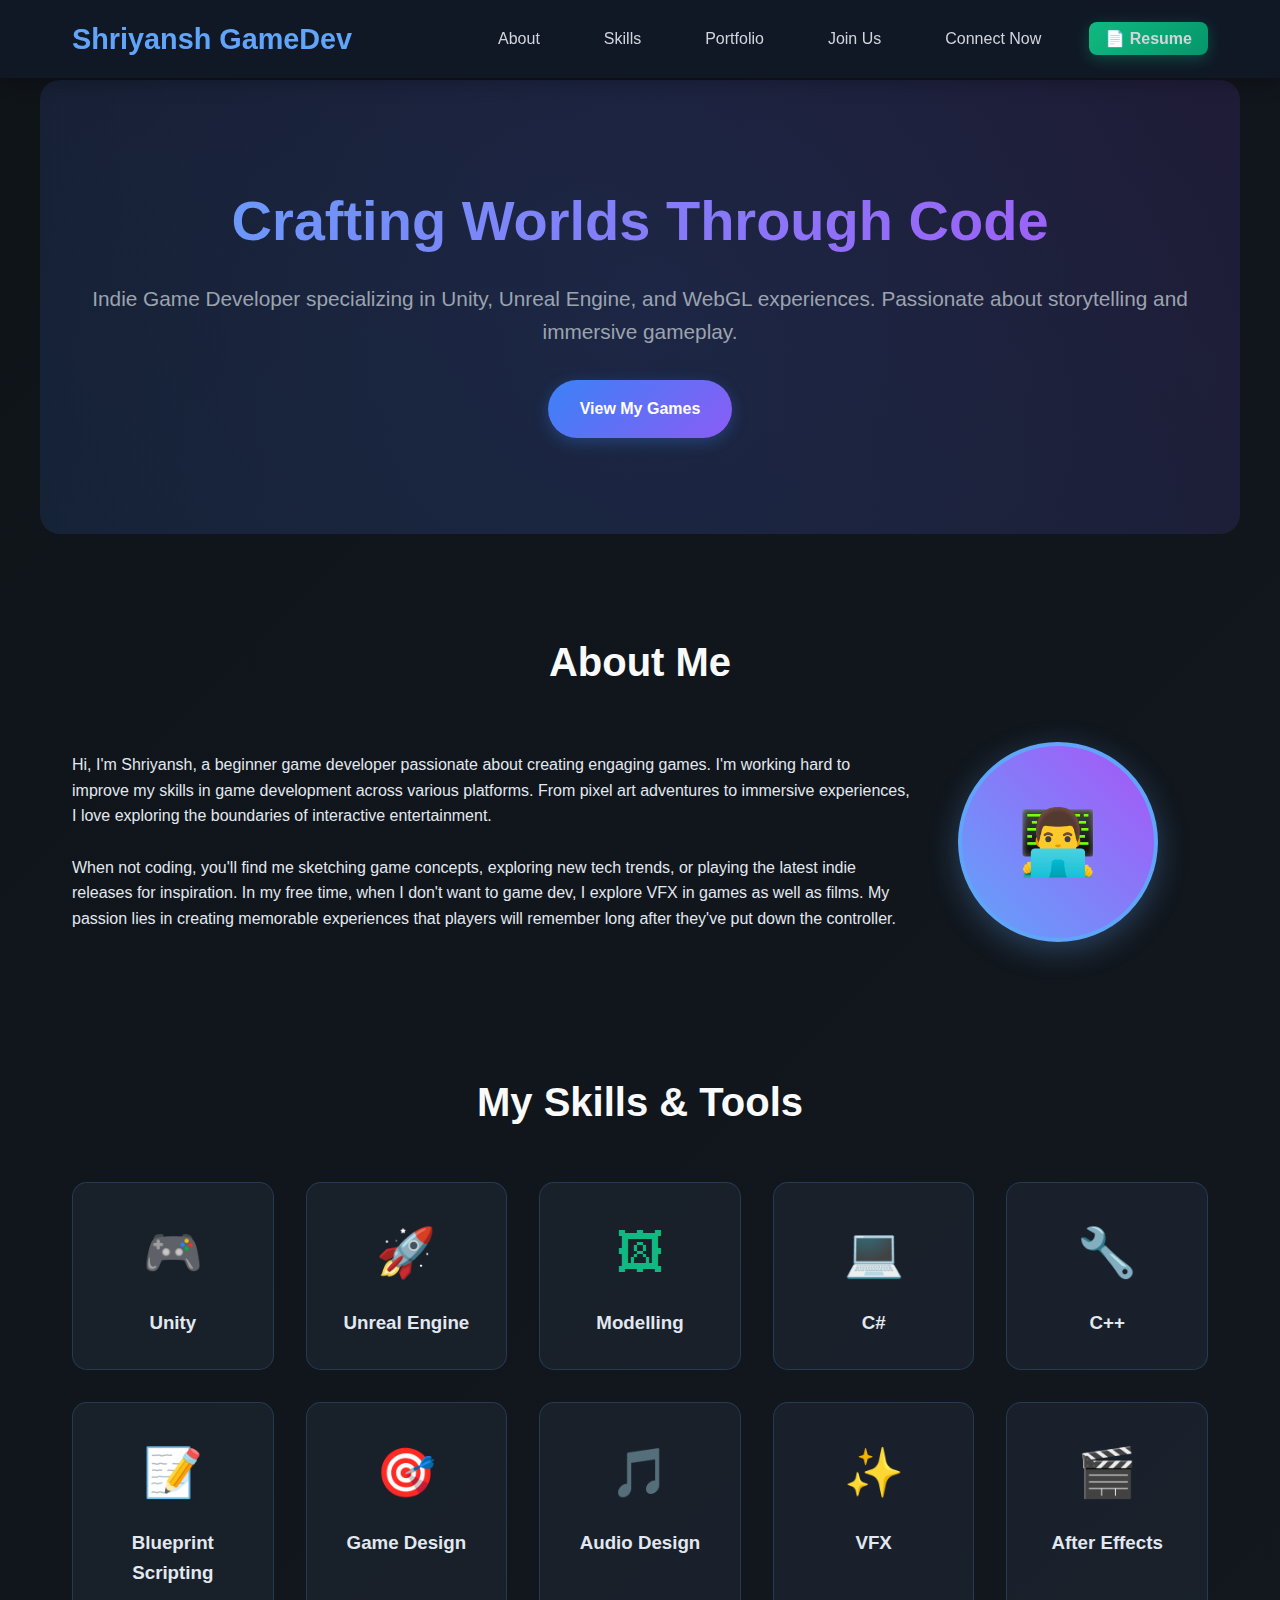
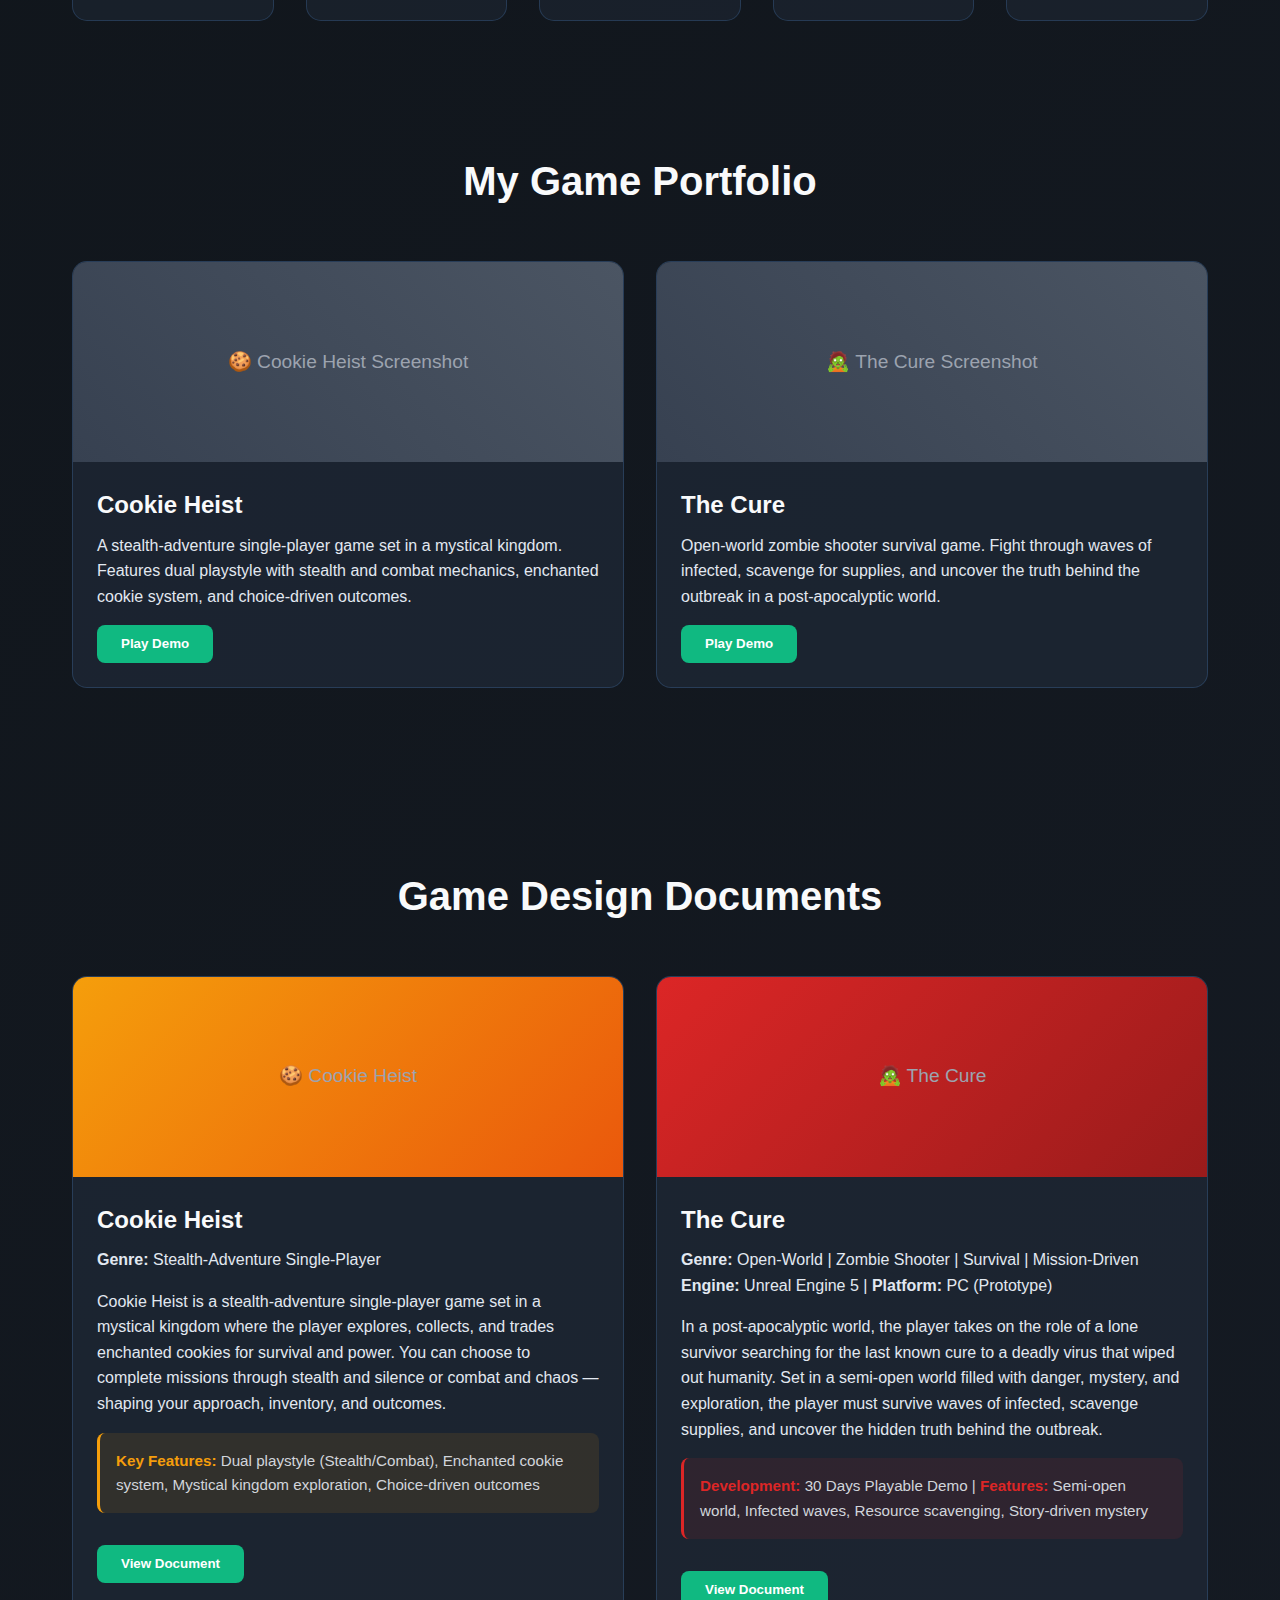
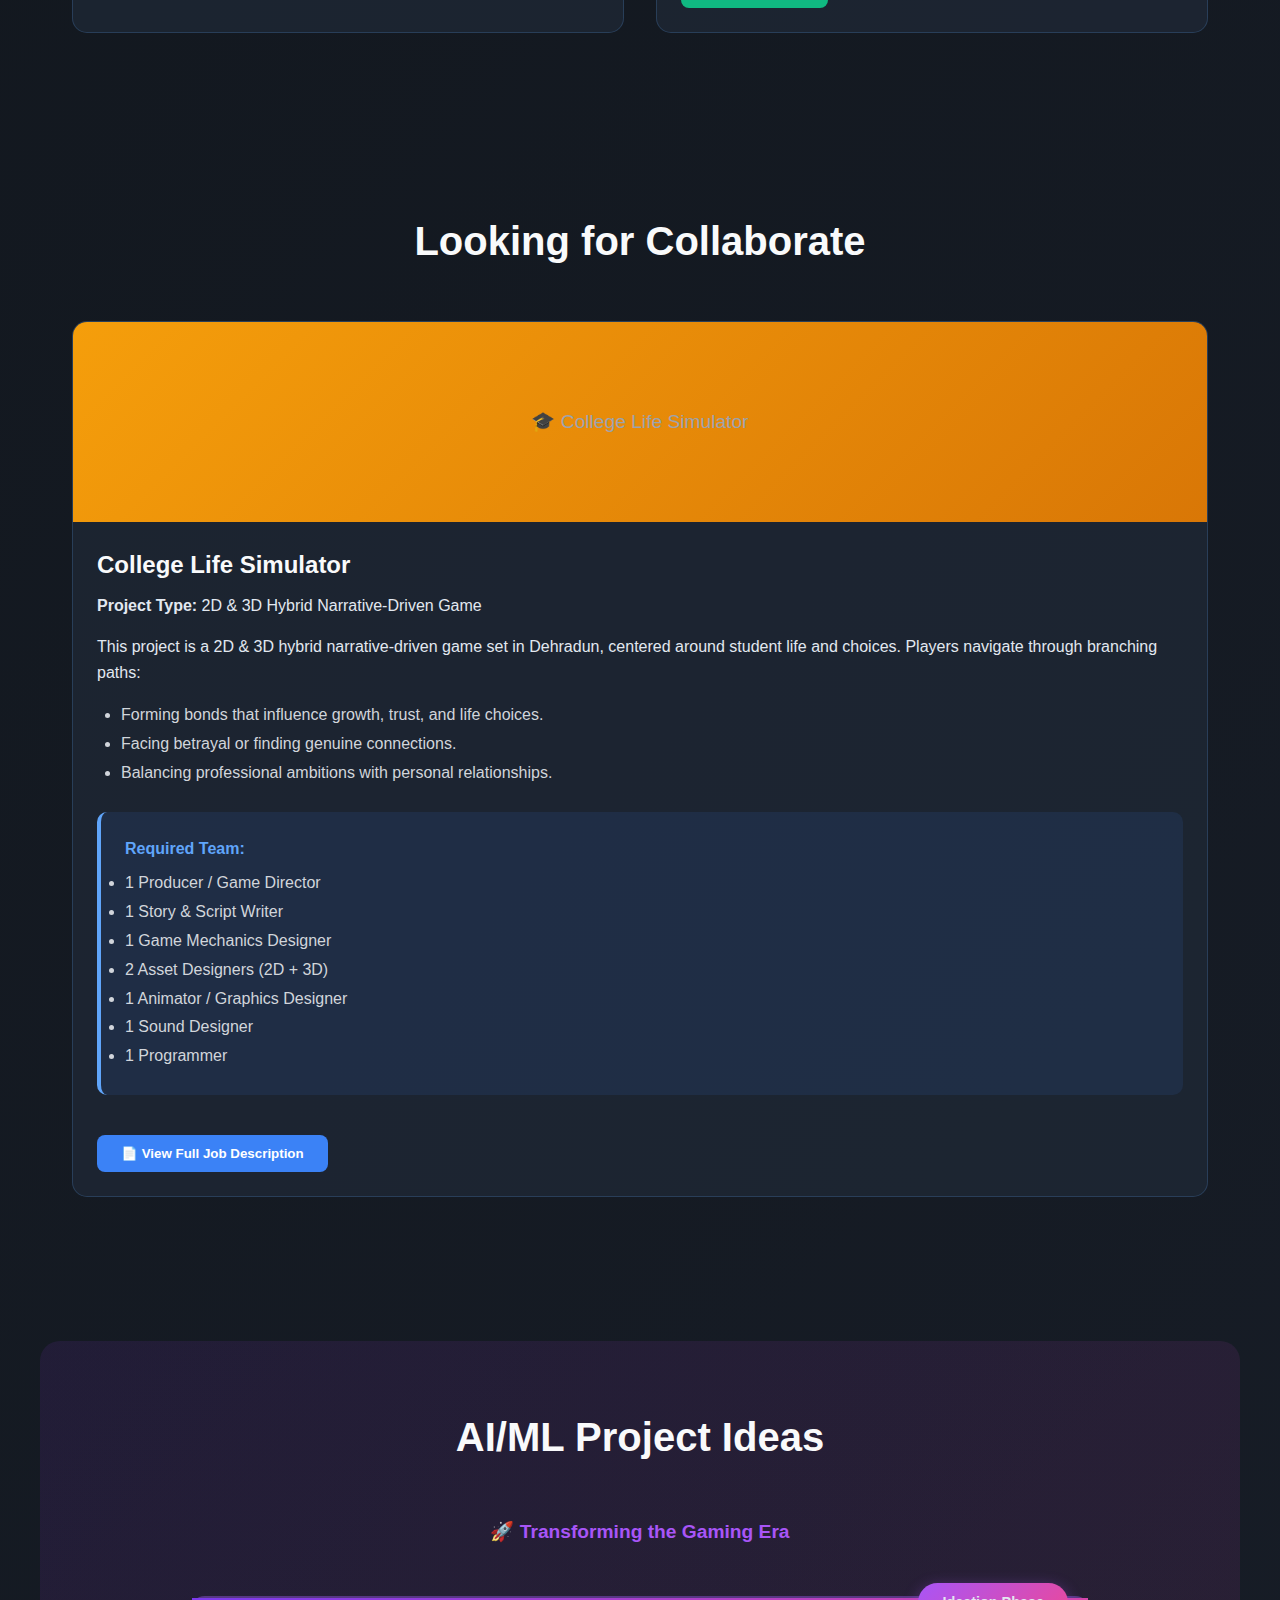
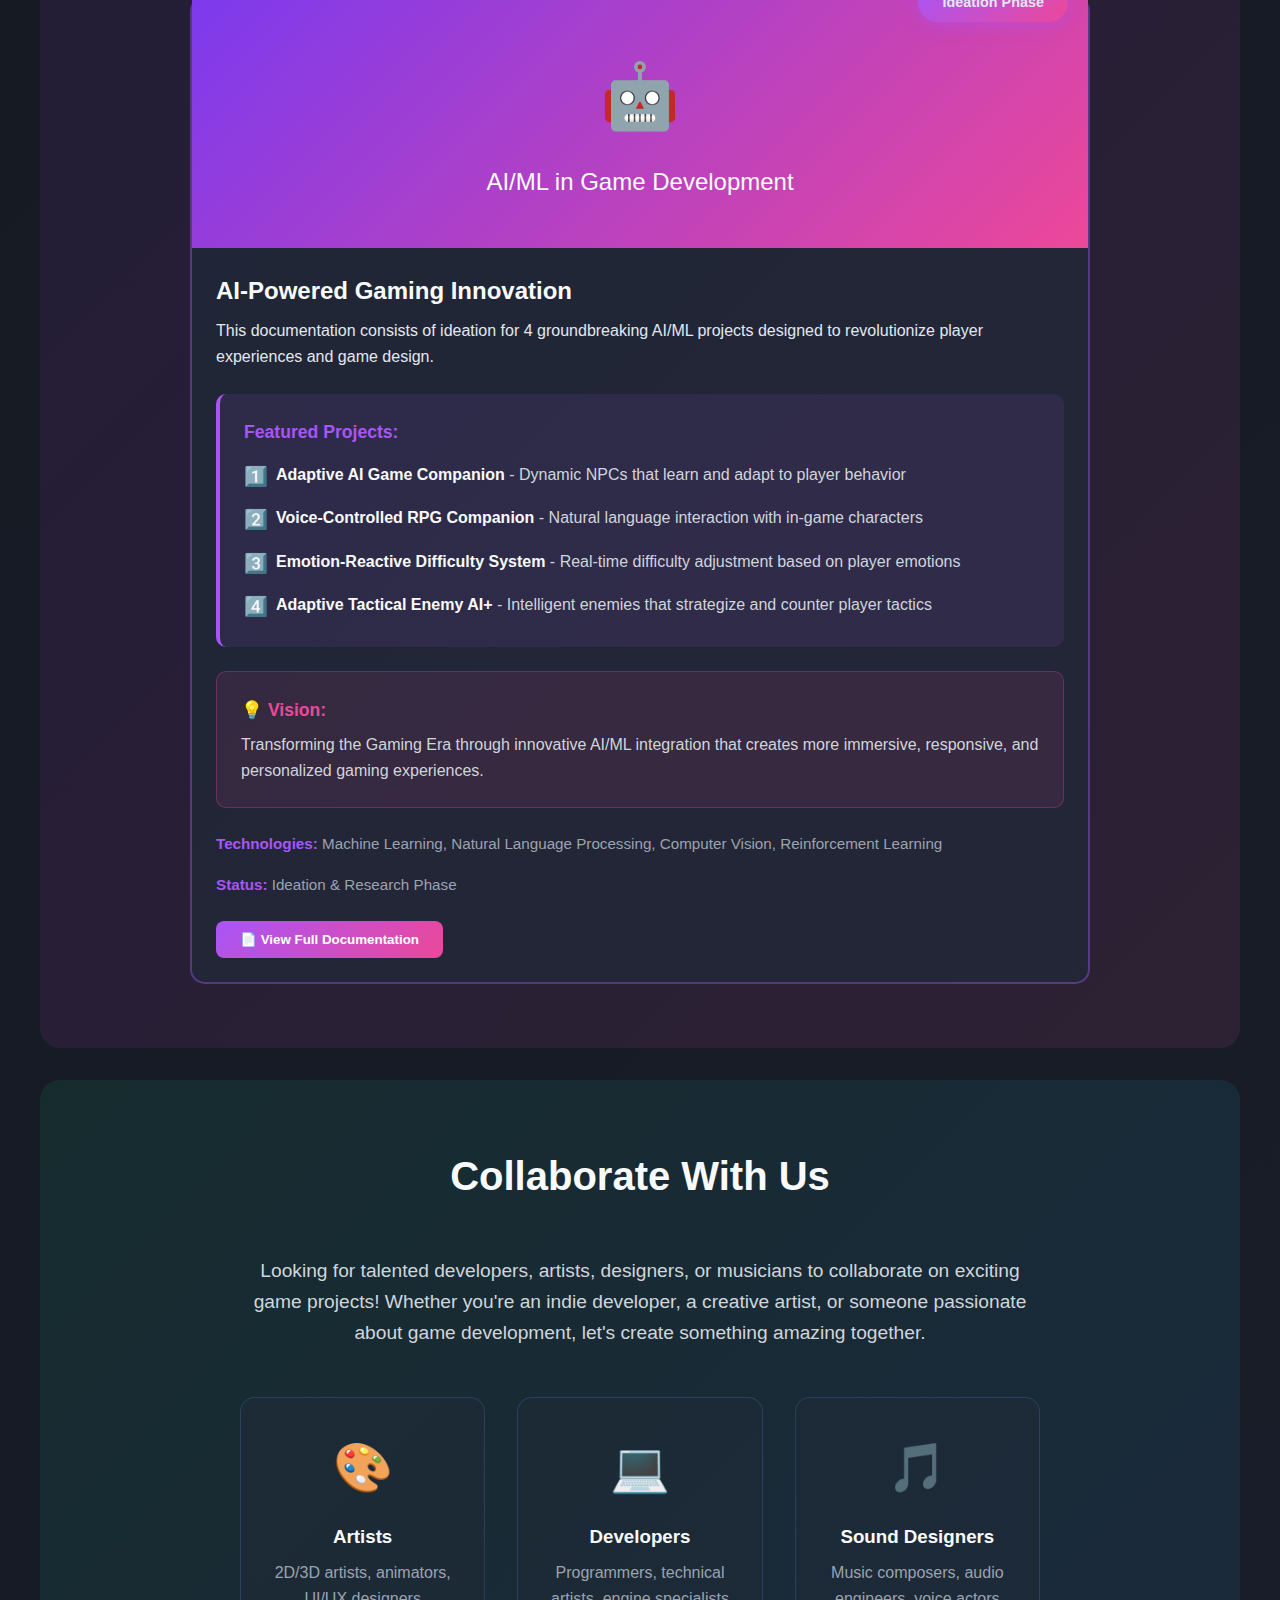
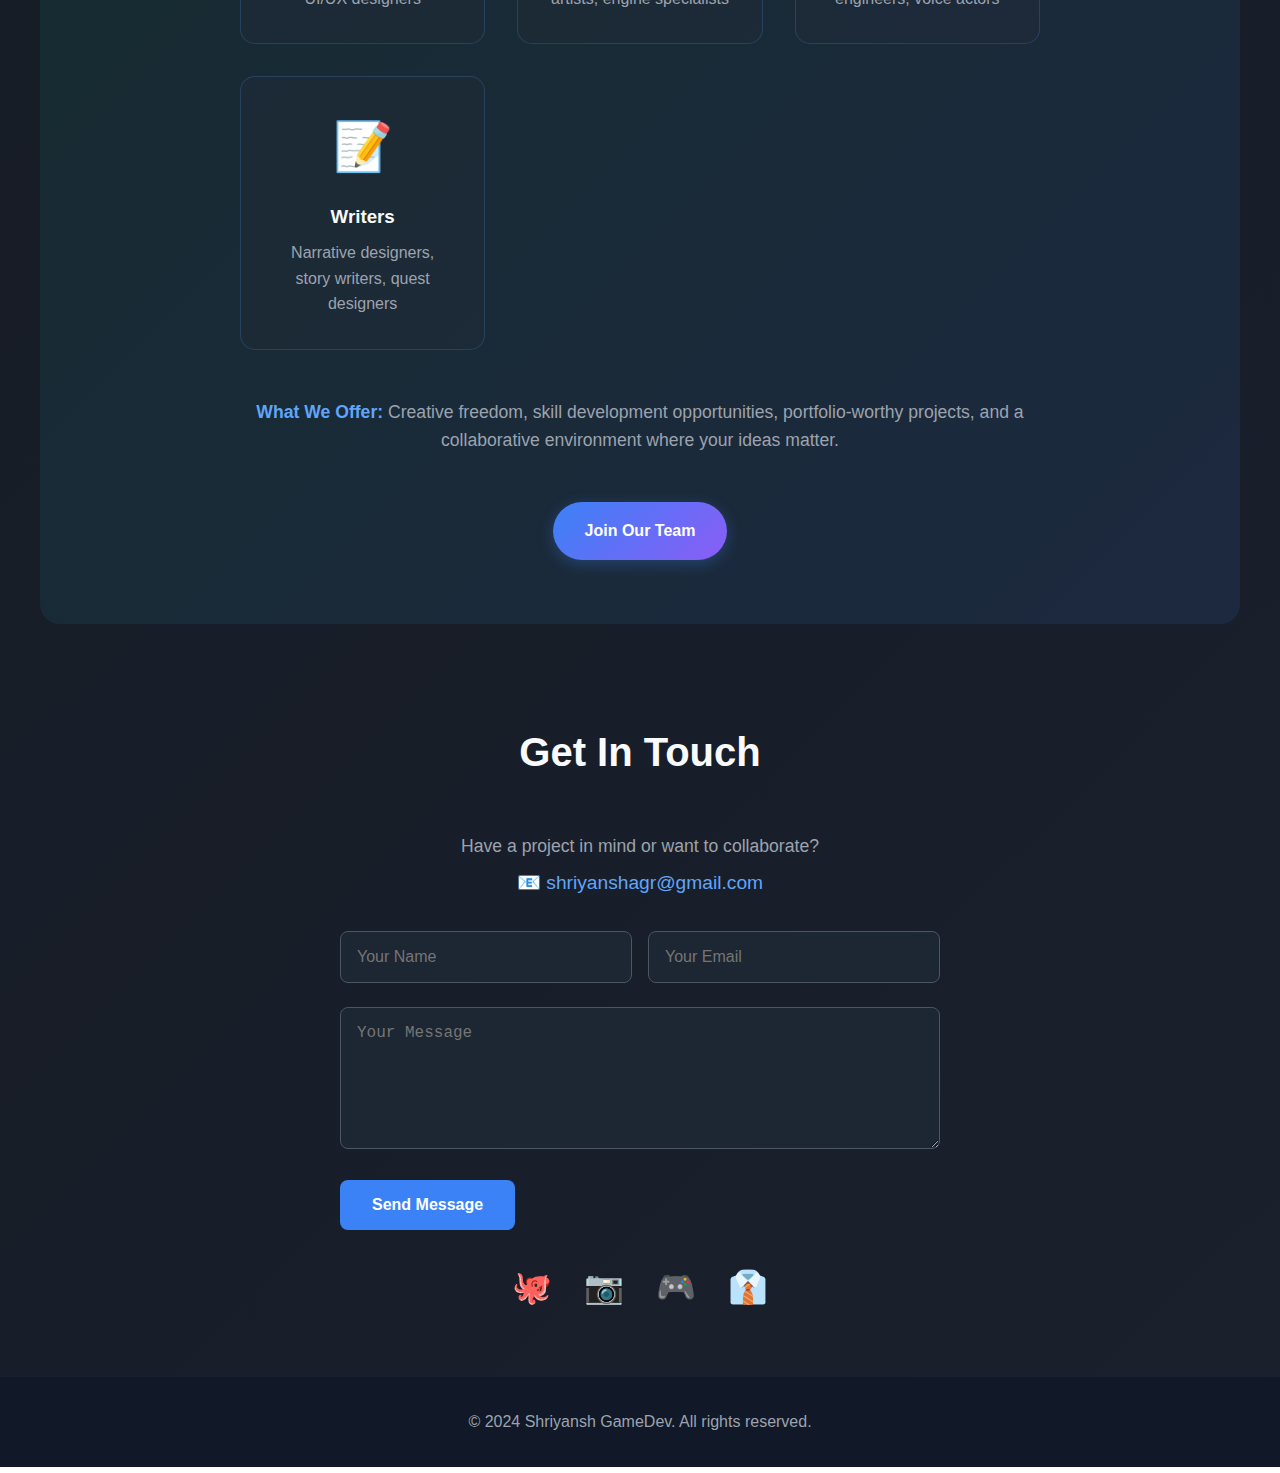
<file: index.html>
<!DOCTYPE html>
<html lang="en">

<head>
    <meta charset="UTF-8">
    <meta name="viewport" content="width=device-width, initial-scale=1.0">
    <title>Game Developer Portfolio</title>
    <style>
        * {
            margin: 0;
            padding: 0;
            box-sizing: border-box;
        }

        body {
            font-family: Arial, sans-serif;
            background: linear-gradient(135deg, #0f1419, #1a202c);
            color: #e2e8f0;
            line-height: 1.6;
            overflow-x: hidden;
        }

        header {
            background: rgba(17, 24, 39, 0.95);
            backdrop-filter: blur(10px);
            position: fixed;
            top: 0;
            width: 100%;
            z-index: 1000;
            padding: 1rem 0;
            box-shadow: 0 2px 20px rgba(0, 0, 0, 0.3);
        }

        nav {
            max-width: 1200px;
            margin: 0 auto;
            display: flex;
            justify-content: space-between;
            align-items: center;
            padding: 0 2rem;
        }

        .logo {
            font-size: 1.8rem;
            font-weight: bold;
            color: #60a5fa;
            text-decoration: none;
        }

        .nav-links {
            display: flex;
            list-style: none;
            gap: 2rem;
            align-items: center;
        }

        .nav-links a {
            color: #d1d5db;
            text-decoration: none;
            transition: color 0.3s ease;
            padding: 0.5rem 1rem;
            border-radius: 8px;
        }

        .nav-links a:hover {
            color: #60a5fa;
            background: rgba(96, 165, 250, 0.1);
        }

        .resume-btn {
            background: linear-gradient(135deg, #10b981, #059669);
            color: white;
            padding: 0.7rem 1.5rem;
            border-radius: 25px;
            text-decoration: none;
            font-weight: bold;
            transition: all 0.3s ease;
            box-shadow: 0 4px 15px rgba(16, 185, 129, 0.3);
        }

        .resume-btn:hover {
            background: linear-gradient(135deg, #059669, #047857);
            transform: translateY(-2px);
            box-shadow: 0 6px 20px rgba(16, 185, 129, 0.4);
        }

        .mobile-toggle {
            display: none;
            background: none;
            border: none;
            color: #d1d5db;
            font-size: 1.5rem;
            cursor: pointer;
        }

        main {
            margin-top: 80px;
        }

        section {
            padding: 4rem 2rem;
            max-width: 1200px;
            margin: 0 auto;
        }

        .hero {
            text-align: center;
            padding: 6rem 2rem;
            background: linear-gradient(45deg, rgba(59, 130, 246, 0.1), rgba(147, 51, 234, 0.1));
            border-radius: 20px;
            margin: 2rem auto;
            position: relative;
            overflow: hidden;
        }

        .hero::before {
            content: '';
            position: absolute;
            top: -50%;
            left: -50%;
            width: 200%;
            height: 200%;
            background: radial-gradient(circle, rgba(59, 130, 246, 0.1) 0%, transparent 70%);
            animation: rotate 20s linear infinite;
        }

        @keyframes rotate {
            from {
                transform: rotate(0deg);
            }

            to {
                transform: rotate(360deg);
            }
        }

        .hero-content {
            position: relative;
            z-index: 1;
        }

        .hero h1 {
            font-size: 3.5rem;
            margin-bottom: 1rem;
            background: linear-gradient(135deg, #60a5fa, #a855f7);
            -webkit-background-clip: text;
            -webkit-text-fill-color: transparent;
            background-clip: text;
        }

        .hero p {
            font-size: 1.3rem;
            margin-bottom: 2rem;
            color: #9ca3af;
        }

        .cta-btn {
            background: linear-gradient(135deg, #3b82f6, #8b5cf6);
            color: white;
            padding: 1rem 2rem;
            border-radius: 30px;
            text-decoration: none;
            font-weight: bold;
            display: inline-block;
            transition: all 0.3s ease;
            box-shadow: 0 4px 15px rgba(59, 130, 246, 0.3);
        }

        .cta-btn:hover {
            transform: translateY(-3px);
            box-shadow: 0 6px 25px rgba(59, 130, 246, 0.4);
        }

        .section-title {
            font-size: 2.5rem;
            text-align: center;
            margin-bottom: 3rem;
            color: #f9fafb;
        }

        .about-content {
            display: flex;
            align-items: center;
            gap: 3rem;
            flex-wrap: wrap;
        }

        .about-text {
            flex: 1;
            min-width: 300px;
        }

        .about-image {
            flex: 0 0 250px;
            text-align: center;
        }

        .profile-img {
            width: 200px;
            height: 200px;
            border-radius: 50%;
            object-fit: cover;
            border: 4px solid #60a5fa;
            box-shadow: 0 8px 30px rgba(96, 165, 250, 0.3);
        }

        .skills-grid {
            display: grid;
            grid-template-columns: repeat(auto-fit, minmax(200px, 1fr));
            gap: 2rem;
            margin-top: 2rem;
        }

        .skill-card {
            background: rgba(31, 41, 55, 0.5);
            padding: 2rem;
            border-radius: 15px;
            text-align: center;
            transition: transform 0.3s ease;
            border: 1px solid rgba(96, 165, 250, 0.2);
        }

        .skill-card:hover {
            transform: translateY(-10px);
            border-color: rgba(96, 165, 250, 0.5);
        }

        .skill-icon {
            font-size: 3rem;
            margin-bottom: 1rem;
        }

        .projects-grid {
            display: grid;
            grid-template-columns: repeat(auto-fit, minmax(350px, 1fr));
            gap: 2rem;
            margin-bottom: 3rem;
        }

        .project-card {
            background: rgba(31, 41, 55, 0.7);
            border-radius: 15px;
            overflow: hidden;
            transition: transform 0.3s ease;
            border: 1px solid rgba(96, 165, 250, 0.2);
        }

        .project-card:hover {
            transform: translateY(-10px);
            border-color: rgba(96, 165, 250, 0.5);
        }

        .project-img {
            width: 100%;
            height: 200px;
            background: linear-gradient(45deg, #374151, #4b5563);
            display: flex;
            align-items: center;
            justify-content: center;
            color: #9ca3af;
            font-size: 1.2rem;
        }

        .project-content {
            padding: 1.5rem;
        }

        .project-title {
            font-size: 1.5rem;
            margin-bottom: 0.5rem;
            color: #f9fafb;
        }

        .demo-btn {
            background: #10b981;
            color: white;
            padding: 0.7rem 1.5rem;
            border: none;
            border-radius: 8px;
            cursor: pointer;
            font-weight: bold;
            margin-top: 1rem;
            transition: background 0.3s ease;
        }

        .demo-btn:hover {
            background: #059669;
        }

        .contact-form {
            max-width: 600px;
            margin: 0 auto;
        }

        .form-group {
            margin-bottom: 1.5rem;
        }

        .form-row {
            display: grid;
            grid-template-columns: 1fr 1fr;
            gap: 1rem;
        }

        input,
        textarea {
            width: 100%;
            padding: 1rem;
            background: rgba(31, 41, 55, 0.7);
            border: 1px solid #4b5563;
            border-radius: 8px;
            color: #f9fafb;
            font-size: 1rem;
        }

        input:focus,
        textarea:focus {
            outline: none;
            border-color: #60a5fa;
            box-shadow: 0 0 0 3px rgba(96, 165, 250, 0.1);
        }

        .submit-btn {
            background: #3b82f6;
            color: white;
            padding: 1rem 2rem;
            border: none;
            border-radius: 8px;
            cursor: pointer;
            font-size: 1rem;
            font-weight: bold;
            transition: background 0.3s ease;
        }

        .submit-btn:hover {
            background: #2563eb;
        }

        .social-links {
            display: flex;
            justify-content: center;
            gap: 2rem;
            margin-top: 2rem;
        }

        .social-link {
            color: #60a5fa;
            font-size: 2rem;
            transition: color 0.3s ease;
            text-decoration: none;
        }

        .social-link:hover {
            color: #93c5fd;
        }

        footer {
            background: #111827;
            text-align: center;
            padding: 2rem;
            color: #9ca3af;
        }

        @media (max-width: 768px) {
            .nav-links {
                display: none;
                position: absolute;
                top: 100%;
                left: 0;
                width: 100%;
                background: rgba(17, 24, 39, 0.98);
                flex-direction: column;
                padding: 2rem;
                gap: 1rem;
            }

            .nav-links.active {
                display: flex;
            }

            .mobile-toggle {
                display: block;
            }

            .hero h1 {
                font-size: 2.5rem;
            }

            .about-content {
                flex-direction: column;
                text-align: center;
            }

            .form-row {
                grid-template-columns: 1fr;
            }

            .projects-grid {
                grid-template-columns: 1fr;
            }

            .skills-grid {
                grid-template-columns: repeat(2, 1fr);
            }
        }
    </style>
</head>

<body>
    <header>
        <nav>
            <a href="#" class="logo">Shriyansh GameDev</a>
            <ul class="nav-links" id="navLinks">
                <li><a href="#about">About</a></li>
                <li><a href="#skills">Skills</a></li>
                <li><a href="#projects">Portfolio</a></li>
                <li><a href="#collaborate">Join Us</a></li>
                <li><a href="#contact">Connect Now</a></li>
                <li><a href="#resume.pdf" download="Shriyansh_GameDev_Resume.pdf" class="resume-btn">📄 Resume</a></li>
            </ul>
            <button class="mobile-toggle" id="mobileToggle">☰</button>
        </nav>
    </header>

    <main>
        <section class="hero">
            <div class="hero-content">
                <h1>Crafting Worlds Through Code</h1>
                <p>Indie Game Developer specializing in Unity, Unreal Engine, and WebGL experiences. Passionate about
                    storytelling and immersive gameplay.</p>
                <a href="#projects" class="cta-btn">View My Games</a>
            </div>
        </section>

        <section id="about">
            <h2 class="section-title">About Me</h2>
            <div class="about-content">
                <div class="about-text">
                    <p>Hi, I'm Shriyansh, a beginner game developer passionate about creating engaging games. I'm
                        working hard to improve my skills in game development across various platforms. From pixel art
                        adventures to immersive experiences, I love exploring the boundaries of interactive
                        entertainment.</p>
                    <br>
                    <p>When not coding, you'll find me sketching game concepts, exploring new tech trends, or playing
                        the latest indie releases for inspiration. In my free time, when I don't want to game dev, I
                        explore VFX in games as well as films. My passion lies in creating memorable experiences that
                        players will remember long after they've put down the controller.</p>
                </div>
                <div class="about-image">
                    <div class="profile-img"
                        style="background: linear-gradient(45deg, #60a5fa, #a855f7); display: flex; align-items: center; justify-content: center; font-size: 4rem;">
                        👨‍💻</div>
                </div>
            </div>
        </section>

        <section id="skills">
            <h2 class="section-title">My Skills & Tools</h2>
            <div class="skills-grid">
                <div class="skill-card">
                    <div class="skill-icon" style="color: #a855f7;">🎮</div>
                    <h3>Unity</h3>
                </div>
                <div class="skill-card">
                    <div class="skill-icon" style="color: #3b82f6;">🚀</div>
                    <h3>Unreal Engine</h3>
                </div>
                <div class="skill-card">
                    <div class="skill-icon" style="color: #10b981;">🖼</div>
                    <h3>Modelling</h3>
                </div>
                <div class="skill-card">
                    <div class="skill-icon" style="color: #ef4444;">💻</div>
                    <h3>C#</h3>
                </div>
                <div class="skill-card">
                    <div class="skill-icon" style="color: #f59e0b;">🔧</div>
                    <h3>C++</h3>
                </div>
                <div class="skill-card">
                    <div class="skill-icon" style="color: #8b5cf6;">📝</div>
                    <h3>Blueprint Scripting</h3>
                </div>
                <div class="skill-card">
                    <div class="skill-icon" style="color: #f97316;">🎯</div>
                    <h3>Game Design</h3>
                </div>
                <div class="skill-card">
                    <div class="skill-icon" style="color: #ec4899;">🎵</div>
                    <h3>Audio Design</h3>
                </div>
                <div class="skill-card">
                    <div class="skill-icon" style="color: #f59e0b;">✨</div>
                    <h3>VFX</h3>
                </div>
                <div class="skill-card">
                    <div class="skill-icon" style="color: #ef4444;">🎬</div>
                    <h3>After Effects</h3>
                </div>
            </div>
        </section>

        <section id="projects">
            <h2 class="section-title">My Game Portfolio</h2>
            <div class="projects-grid">
                <div class="project-card">
                    <div class="project-img">🍪 Cookie Heist Screenshot</div>
                    <div class="project-content">
                        <h3 class="project-title">Cookie Heist</h3>
                        <p>A stealth-adventure single-player game set in a mystical kingdom. Features dual playstyle
                            with stealth and combat mechanics, enchanted cookie system, and choice-driven outcomes.</p>
                        <button class="demo-btn" onclick="showDemo('Cookie Heist')">Play Demo</button>
                    </div>
                </div>
                <div class="project-card">
                    <div class="project-img">🧟 The Cure Screenshot</div>
                    <div class="project-content">
                        <h3 class="project-title">The Cure</h3>
                        <p>Open-world zombie shooter survival game. Fight through waves of infected, scavenge for
                            supplies, and uncover the truth behind the outbreak in a post-apocalyptic world.</p>
                        <button class="demo-btn" onclick="showDemo('The Cure')">Play Demo</button>
                    </div>
                </div>
            </div>
        </section>

        <section id="gdd">
            <h2 class="section-title">Game Design Documents</h2>
            <div class="projects-grid" style="grid-template-columns: repeat(auto-fit, minmax(350px, 1fr));">
                <div class="project-card">
                    <div class="project-img" style="background: linear-gradient(135deg, #f59e0b, #ea580c);">🍪 Cookie
                        Heist</div>
                    <div class="project-content">
                        <h3 class="project-title">Cookie Heist</h3>
                        <p><strong>Genre:</strong> Stealth-Adventure Single-Player</p>
                        <p style="margin-top: 1rem;">Cookie Heist is a stealth-adventure single-player game set in a
                            mystical kingdom where the player explores, collects, and trades enchanted cookies for
                            survival and power. You can choose to complete missions through stealth and silence or
                            combat and chaos — shaping your approach, inventory, and outcomes.</p>
                        <div
                            style="background: rgba(245, 158, 11, 0.1); padding: 1rem; border-radius: 8px; margin: 1rem 0; border-left: 3px solid #f59e0b;">
                            <p style="color: #d1d5db; font-size: 0.95rem;"><strong style="color: #f59e0b;">Key
                                    Features:</strong> Dual playstyle (Stealth/Combat), Enchanted cookie system,
                                Mystical kingdom exploration, Choice-driven outcomes</p>
                        </div>
                        <button class="demo-btn"
                            onclick="window.open('https://drive.google.com/file/d/1fvAWeSaL2FT0tDHc2VOGQeT72rvFi9gX/view?usp=drive_link', '_blank')">View
                            Document</button>
                    </div>
                </div>
                <div class="project-card">
                    <div class="project-img" style="background: linear-gradient(135deg, #dc2626, #991b1b);">🧟 The Cure
                    </div>
                    <div class="project-content">
                        <h3 class="project-title">The Cure</h3>
                        <p><strong>Genre:</strong> Open-World | Zombie Shooter | Survival | Mission-Driven</p>
                        <p><strong>Engine:</strong> Unreal Engine 5 | <strong>Platform:</strong> PC (Prototype)</p>
                        <p style="margin-top: 1rem;">In a post-apocalyptic world, the player takes on the role of a lone
                            survivor searching for the last known cure to a deadly virus that wiped out humanity. Set in
                            a semi-open world filled with danger, mystery, and exploration, the player must survive
                            waves of infected, scavenge supplies, and uncover the hidden truth behind the outbreak.</p>
                        <div
                            style="background: rgba(220, 38, 38, 0.1); padding: 1rem; border-radius: 8px; margin: 1rem 0; border-left: 3px solid #dc2626;">
                            <p style="color: #d1d5db; font-size: 0.95rem;"><strong
                                    style="color: #dc2626;">Development:</strong> 30 Days Playable Demo | <strong
                                    style="color: #dc2626;">Features:</strong> Semi-open world, Infected waves, Resource
                                scavenging, Story-driven mystery</p>
                        </div>
                        <button class="demo-btn"
                            onclick="window.open('https://drive.google.com/file/d/1FSSlzXYL6aYd5H8LpCuyG4si68lmxT7I/view?usp=drive_link', '_blank')">View
                            Document</button>
                    </div>
                </div>
            </div>
        </section>

        <section id="collaborations">
            <h2 class="section-title">Looking for Collaborate</h2>
            <div class="projects-grid" style="grid-template-columns: 1fr;">
                <div class="project-card">
                    <div class="project-img" style="background: linear-gradient(135deg, #f59e0b, #d97706);">🎓 College
                        Life Simulator</div>
                    <div class="project-content">
                        <h3 class="project-title">College Life Simulator</h3>
                        <p><strong>Project Type:</strong> 2D & 3D Hybrid Narrative-Driven Game</p>
                        <p style="margin-top: 1rem;">This project is a 2D & 3D hybrid narrative-driven game set in
                            Dehradun, centered around student life and choices. Players navigate through branching
                            paths:</p>
                        <ul style="margin: 1rem 0 1rem 1.5rem; color: #d1d5db; line-height: 1.8;">
                            <li>Forming bonds that influence growth, trust, and life choices.</li>
                            <li>Facing betrayal or finding genuine connections.</li>
                            <li>Balancing professional ambitions with personal relationships.</li>
                        </ul>

                        <div
                            style="background: rgba(59, 130, 246, 0.1); padding: 1.5rem; border-radius: 10px; margin: 1.5rem 0; border-left: 4px solid #60a5fa;">
                            <p style="color: #60a5fa; font-weight: bold; margin-bottom: 0.5rem;">Required Team:</p>
                            <ul style="color: #d1d5db; line-height: 1.8;">
                                <li>1 Producer / Game Director</li>
                                <li>1 Story & Script Writer</li>
                                <li>1 Game Mechanics Designer</li>
                                <li>2 Asset Designers (2D + 3D)</li>
                                <li>1 Animator / Graphics Designer</li>
                                <li>1 Sound Designer</li>
                                <li>1 Programmer</li>
                            </ul>
                        </div>

                        <div style="margin-top: 1.5rem;">
                            <button class="demo-btn"
                                onclick="window.open('https://drive.google.com/file/d/12S_aLcQvZgIu9rdGLgKKXioTeILQ8jyP/view?usp=drive_link', '_blank')"
                                style="background: #3b82f6;">📄 View Full Job Description</button>
                        </div>
                    </div>
                </div>
            </div>
        </section>

        <section id="aiml-projects"
            style="background: linear-gradient(135deg, rgba(147, 51, 234, 0.1), rgba(236, 72, 153, 0.1)); border-radius: 20px; margin: 2rem auto; padding: 4rem 2rem;">
            <h2 class="section-title">AI/ML Project Ideas</h2>
            <p style="text-align: center; font-size: 1.2rem; color: #a855f7; margin-bottom: 3rem; font-weight: bold;">🚀
                Transforming the Gaming Era</p>

            <div class="projects-grid" style="grid-template-columns: 1fr; max-width: 900px; margin: 0 auto;">
                <div class="project-card"
                    style="border: 2px solid rgba(168, 85, 247, 0.4); position: relative; overflow: visible;">
                    <div
                        style="position: absolute; top: -15px; right: 20px; background: linear-gradient(135deg, #a855f7, #ec4899); padding: 0.5rem 1.5rem; border-radius: 20px; font-weight: bold; font-size: 0.9rem; box-shadow: 0 4px 15px rgba(168, 85, 247, 0.4);">
                        Ideation Phase
                    </div>
                    <div class="project-img"
                        style="background: linear-gradient(135deg, #7c3aed, #ec4899); height: 250px;">
                        <div style="text-align: center;">
                            <div style="font-size: 4rem; margin-bottom: 1rem;">🤖</div>
                            <div style="font-size: 1.5rem; color: #f9fafb;">AI/ML in Game Development</div>
                        </div>
                    </div>
                    <div class="project-content">
                        <h3 class="project-title">AI-Powered Gaming Innovation</h3>
                        <p style="margin-bottom: 1.5rem;">This documentation consists of ideation for 4 groundbreaking
                            AI/ML projects designed to revolutionize player experiences and game design.</p>

                        <div
                            style="background: rgba(168, 85, 247, 0.1); padding: 1.5rem; border-radius: 10px; margin: 1.5rem 0; border-left: 4px solid #a855f7;">
                            <h4 style="color: #a855f7; margin-bottom: 1rem; font-size: 1.1rem;">Featured Projects:</h4>
                            <div style="display: grid; gap: 0.8rem;">
                                <div style="display: flex; align-items: start; gap: 0.5rem;">
                                    <span style="color: #ec4899; font-size: 1.2rem;">1️⃣</span>
                                    <p style="color: #d1d5db; margin: 0;"><strong style="color: #f9fafb;">Adaptive AI
                                            Game Companion</strong> - Dynamic NPCs that learn and adapt to player
                                        behavior</p>
                                </div>
                                <div style="display: flex; align-items: start; gap: 0.5rem;">
                                    <span style="color: #ec4899; font-size: 1.2rem;">2️⃣</span>
                                    <p style="color: #d1d5db; margin: 0;"><strong
                                            style="color: #f9fafb;">Voice-Controlled RPG Companion</strong> - Natural
                                        language interaction with in-game characters</p>
                                </div>
                                <div style="display: flex; align-items: start; gap: 0.5rem;">
                                    <span style="color: #ec4899; font-size: 1.2rem;">3️⃣</span>
                                    <p style="color: #d1d5db; margin: 0;"><strong
                                            style="color: #f9fafb;">Emotion-Reactive Difficulty System</strong> -
                                        Real-time difficulty adjustment based on player emotions</p>
                                </div>
                                <div style="display: flex; align-items: start; gap: 0.5rem;">
                                    <span style="color: #ec4899; font-size: 1.2rem;">4️⃣</span>
                                    <p style="color: #d1d5db; margin: 0;"><strong style="color: #f9fafb;">Adaptive
                                            Tactical Enemy AI+</strong> - Intelligent enemies that strategize and
                                        counter player tactics</p>
                                </div>
                            </div>
                        </div>

                        <div
                            style="background: rgba(236, 72, 153, 0.1); padding: 1.5rem; border-radius: 10px; margin: 1.5rem 0; border: 1px solid rgba(236, 72, 153, 0.3);">
                            <p style="color: #ec4899; font-weight: bold; margin-bottom: 0.5rem; font-size: 1.1rem;">💡
                                Vision:</p>
                            <p style="color: #d1d5db; margin: 0;">Transforming the Gaming Era through innovative AI/ML
                                integration that creates more immersive, responsive, and personalized gaming
                                experiences.</p>
                        </div>

                        <div style="margin-top: 1.5rem;">
                            <p style="color: #9ca3af; font-size: 0.95rem; margin-bottom: 1rem;">
                                <strong style="color: #a855f7;">Technologies:</strong> Machine Learning, Natural
                                Language Processing, Computer Vision, Reinforcement Learning
                            </p>
                            <p style="color: #9ca3af; font-size: 0.95rem;">
                                <strong style="color: #a855f7;">Status:</strong> Ideation & Research Phase
                            </p>
                        </div>

                        <button class="demo-btn"
                            style="background: linear-gradient(135deg, #a855f7, #ec4899); margin-top: 1.5rem;"
                            onclick="window.open('https://drive.google.com/file/d/1HxankP2SHJ2wziPpu7O4jBl_OHCTsPzx/view?usp=drive_link', '_blank')">📄
                            View Full Documentation</button>
                    </div>
                </div>
            </div>
        </section>

        <section id="collaborate"
            style="background: linear-gradient(135deg, rgba(16, 185, 129, 0.1), rgba(59, 130, 246, 0.1)); border-radius: 20px; margin: 2rem auto; padding: 4rem 2rem;">
            <h2 class="section-title">Collaborate With Us</h2>
            <div style="max-width: 800px; margin: 0 auto; text-align: center;">
                <p style="font-size: 1.2rem; margin-bottom: 2rem; color: #d1d5db;">
                    Looking for talented developers, artists, designers, or musicians to collaborate on exciting game
                    projects! Whether you're an indie developer, a creative artist, or someone passionate about game
                    development, let's create something amazing together.
                </p>

                <div
                    style="display: grid; grid-template-columns: repeat(auto-fit, minmax(200px, 1fr)); gap: 2rem; margin: 3rem 0;">
                    <div
                        style="background: rgba(31, 41, 55, 0.5); padding: 2rem; border-radius: 15px; border: 1px solid rgba(96, 165, 250, 0.2);">
                        <div style="font-size: 3rem; margin-bottom: 1rem;">🎨</div>
                        <h3 style="color: #f9fafb; margin-bottom: 0.5rem;">Artists</h3>
                        <p style="color: #9ca3af;">2D/3D artists, animators, UI/UX designers</p>
                    </div>

                    <div
                        style="background: rgba(31, 41, 55, 0.5); padding: 2rem; border-radius: 15px; border: 1px solid rgba(96, 165, 250, 0.2);">
                        <div style="font-size: 3rem; margin-bottom: 1rem;">💻</div>
                        <h3 style="color: #f9fafb; margin-bottom: 0.5rem;">Developers</h3>
                        <p style="color: #9ca3af;">Programmers, technical artists, engine specialists</p>
                    </div>

                    <div
                        style="background: rgba(31, 41, 55, 0.5); padding: 2rem; border-radius: 15px; border: 1px solid rgba(96, 165, 250, 0.2);">
                        <div style="font-size: 3rem; margin-bottom: 1rem;">🎵</div>
                        <h3 style="color: #f9fafb; margin-bottom: 0.5rem;">Sound Designers</h3>
                        <p style="color: #9ca3af;">Music composers, audio engineers, voice actors</p>
                    </div>

                    <div
                        style="background: rgba(31, 41, 55, 0.5); padding: 2rem; border-radius: 15px; border: 1px solid rgba(96, 165, 250, 0.2);">
                        <div style="font-size: 3rem; margin-bottom: 1rem;">📝</div>
                        <h3 style="color: #f9fafb; margin-bottom: 0.5rem;">Writers</h3>
                        <p style="color: #9ca3af;">Narrative designers, story writers, quest designers</p>
                    </div>
                </div>

                <p style="font-size: 1.1rem; margin: 2rem 0; color: #9ca3af;">
                    <strong style="color: #60a5fa;">What We Offer:</strong> Creative freedom, skill development
                    opportunities, portfolio-worthy projects, and a collaborative environment where your ideas matter.
                </p>

                <a href="#contact" class="cta-btn" style="margin-top: 1rem;">Join Our Team</a>
            </div>
        </section>

        <section id="contact">
            <h2 class="section-title">Get In Touch</h2>
            <div style="text-align: center; margin-bottom: 2rem;">
                <p style="font-size: 1.1rem; color: #9ca3af; margin-bottom: 0.5rem;">Have a project in mind or want to
                    collaborate?</p>
                <p style="font-size: 1.2rem; color: #60a5fa;">📧 <a href="mailto:shriyanshagr@gmail.com"
                        style="color: #60a5fa; text-decoration: none;">shriyanshagr@gmail.com</a></p>
            </div>
            <form class="contact-form" action="https://formsubmit.co/shriyanshagr@gmail.com" method="POST">
                <input type="hidden" name="_subject" value="New Contact Form Submission from Portfolio">
                <input type="hidden" name="_captcha" value="false">
                <input type="hidden" name="_next" value="https://yourdomain.com/thank-you.html">
                <div class="form-group">
                    <div class="form-row">
                        <input type="text" name="name" placeholder="Your Name" required>
                        <input type="email" name="email" placeholder="Your Email" required>
                    </div>
                </div>
                <div class="form-group">
                    <textarea name="message" placeholder="Your Message" rows="6" required></textarea>
                </div>
                <button type="submit" class="submit-btn">Send Message</button>
            </form>

            <div class="social-links">
                <a href="https://github.com/Shriyansh110805" target="_blank" rel="noopener noreferrer"
                    class="social-link" title="GitHub" aria-label="GitHub">🐙</a>
                <a href="https://www.instagram.com/shriyanshagrawal4?igsh=Z3Q4eGNoeWgzMGc1&utm_source=qr"
                    target="_blank" rel="noopener noreferrer" class="social-link" title="Instagram"
                    aria-label="Instagram">📷</a>
                <a href="https://shriyansh-agrawal1.itch.io/" target="_blank" rel="noopener noreferrer"
                    class="social-link" title="Itch.io" aria-label="Itch.io">🎮</a>
                <a href="http://www.linkedin.com/in/shriyansh-agrawal-0009782a1" target="_blank"
                    rel="noopener noreferrer" class="social-link" title="LinkedIn" aria-label="LinkedIn">👔</a>
            </div>
        </section>
    </main>

    <footer>
        <p>&copy; 2024 Shriyansh GameDev. All rights reserved.</p>
    </footer>

    <script>
        // Mobile menu toggle
        const mobileToggle = document.getElementById('mobileToggle');
        const navLinks = document.getElementById('navLinks');

        mobileToggle.addEventListener('click', () => {
            navLinks.classList.toggle('active');
        });

        // Close mobile menu when clicking on a link
        document.querySelectorAll('.nav-links a').forEach(link => {
            link.addEventListener('click', () => {
                navLinks.classList.remove('active');
            });
        });

        // Demo button handler
        function showDemo(gameName) {
            alert('${gameName}\n\nCurrently working on it. Stay tuned for the demo release!');
        }

        // Smooth scrolling for navigation links
        document.querySelectorAll('a[href^="#"]').forEach(anchor => {
            anchor.addEventListener('click', function (e) {
                const href = this.getAttribute('href');
                if (href !== '#' && href !== '#resume.pdf') {
                    e.preventDefault();
                    const target = document.querySelector(href);
                    if (target) {
                        target.scrollIntoView({
                            behavior: 'smooth',
                            block: 'start'
                        });
                    }
                }
            });
        });
    </script>
</body>

</html>
</file>
